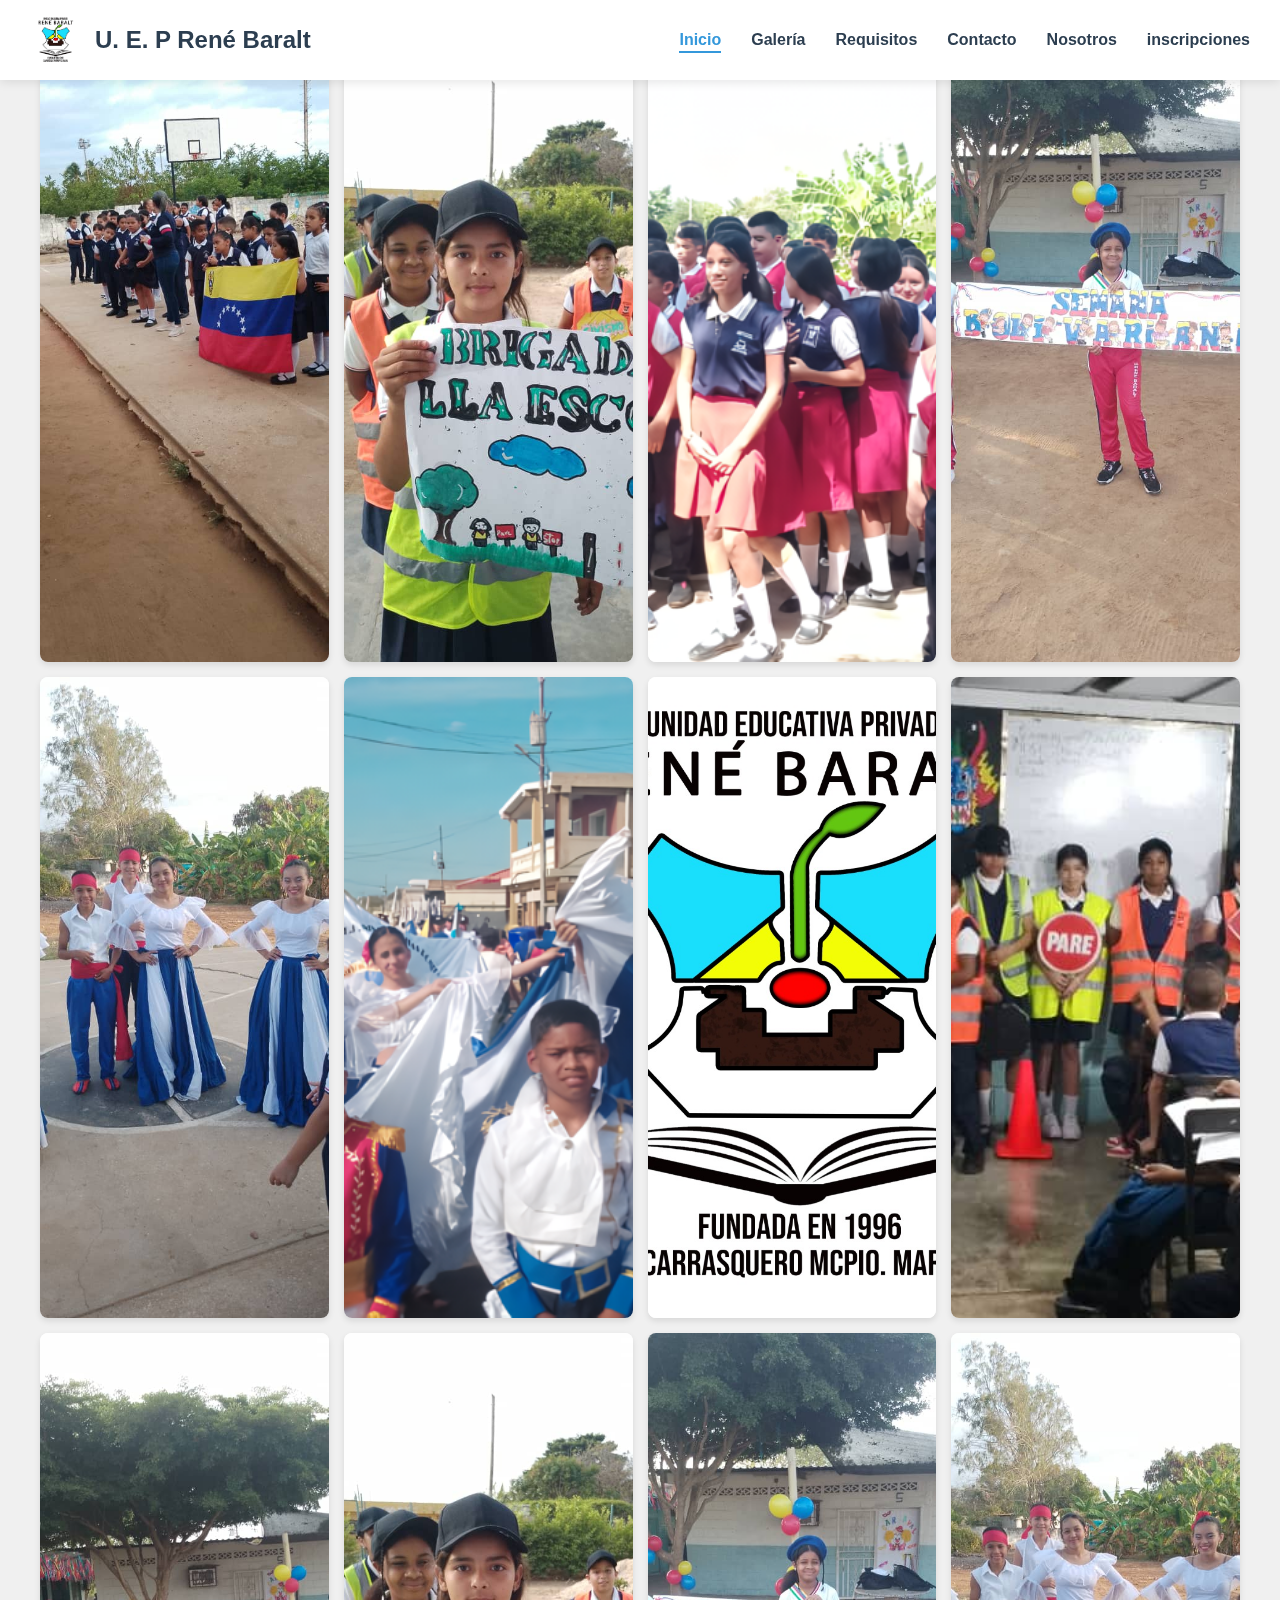
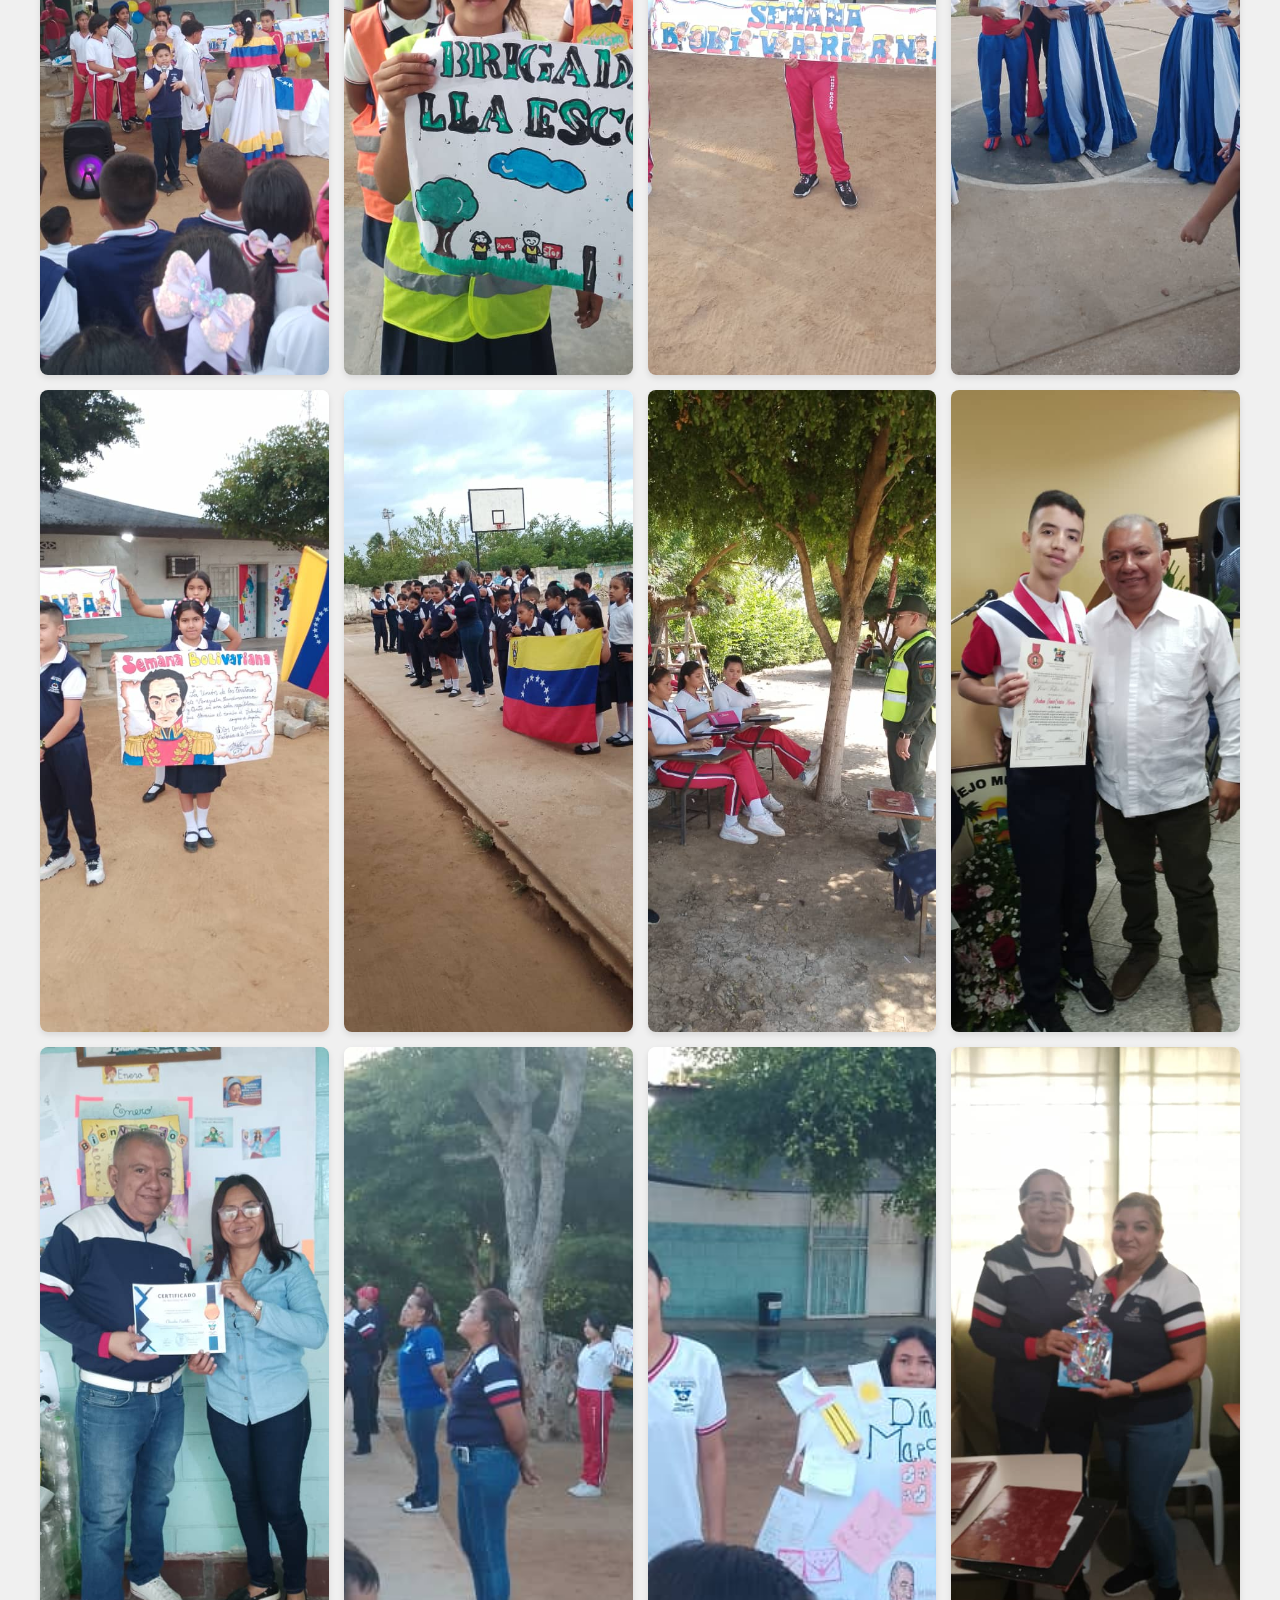
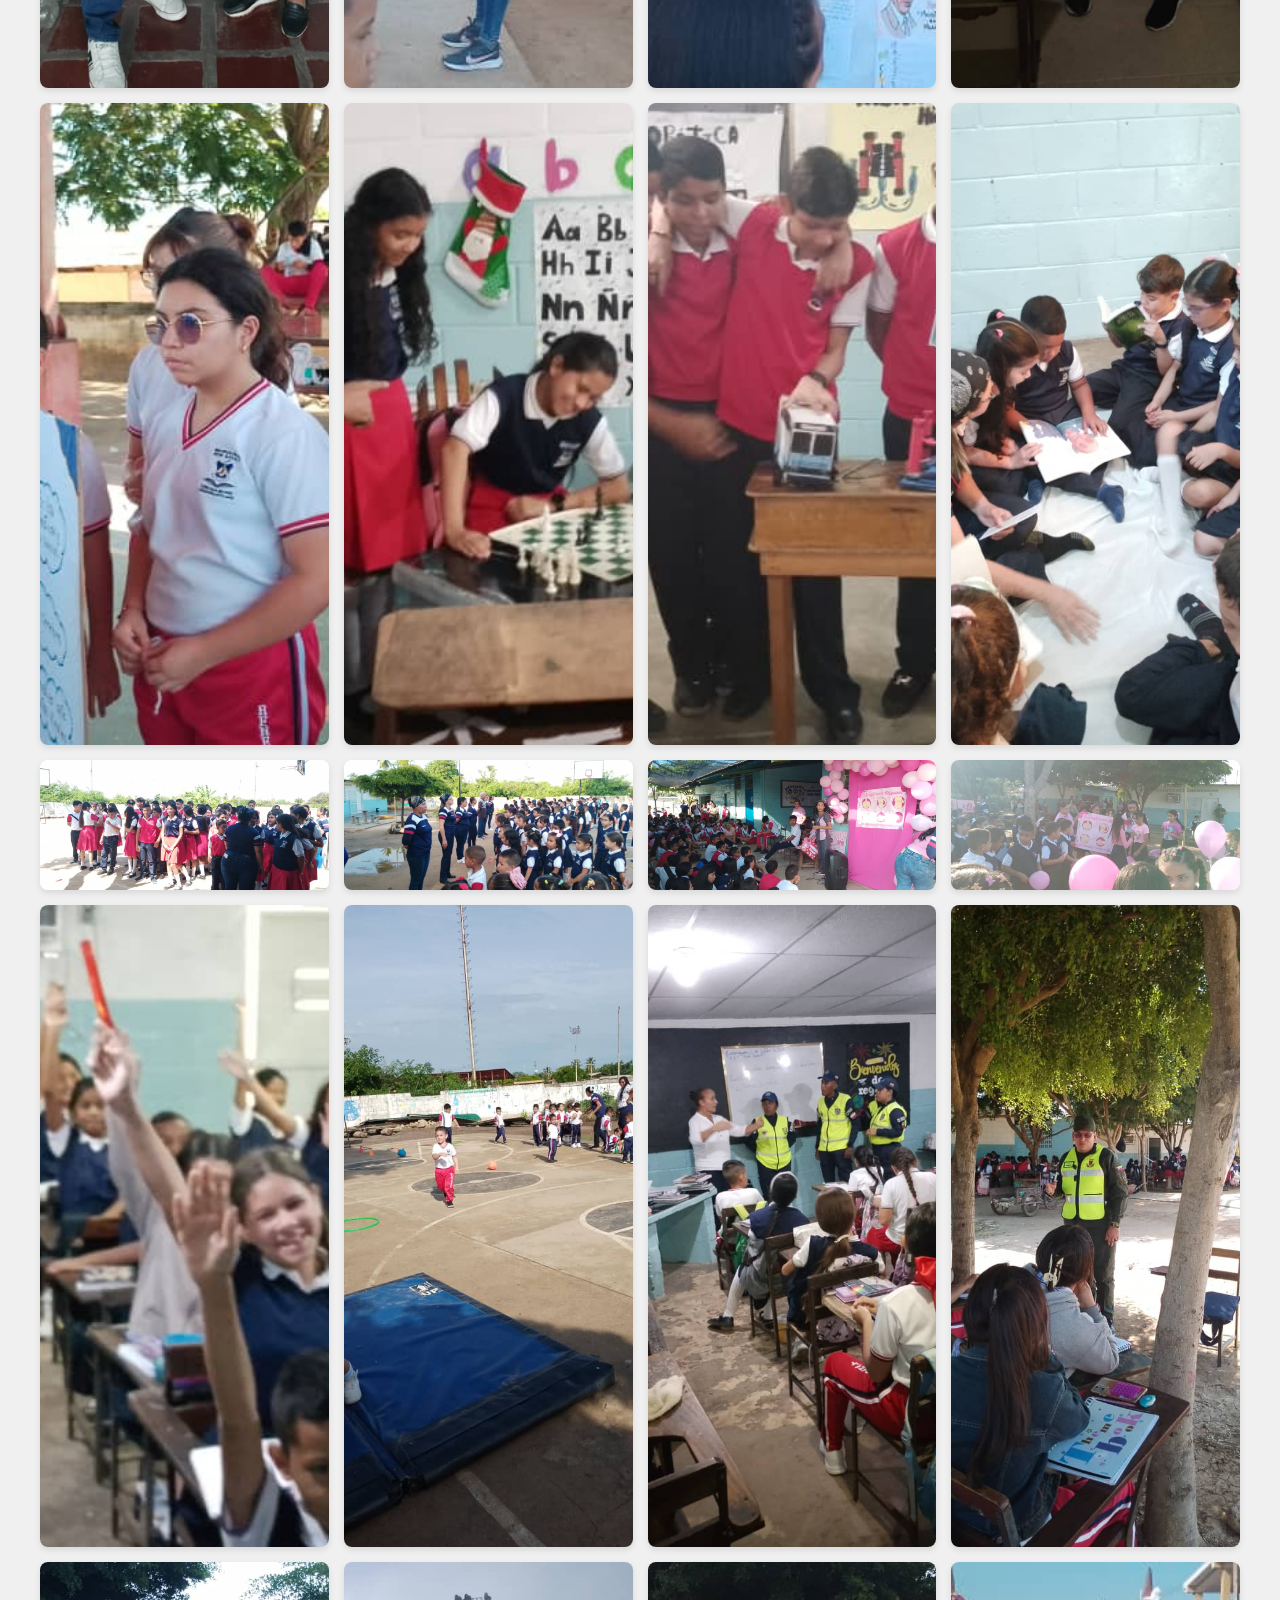
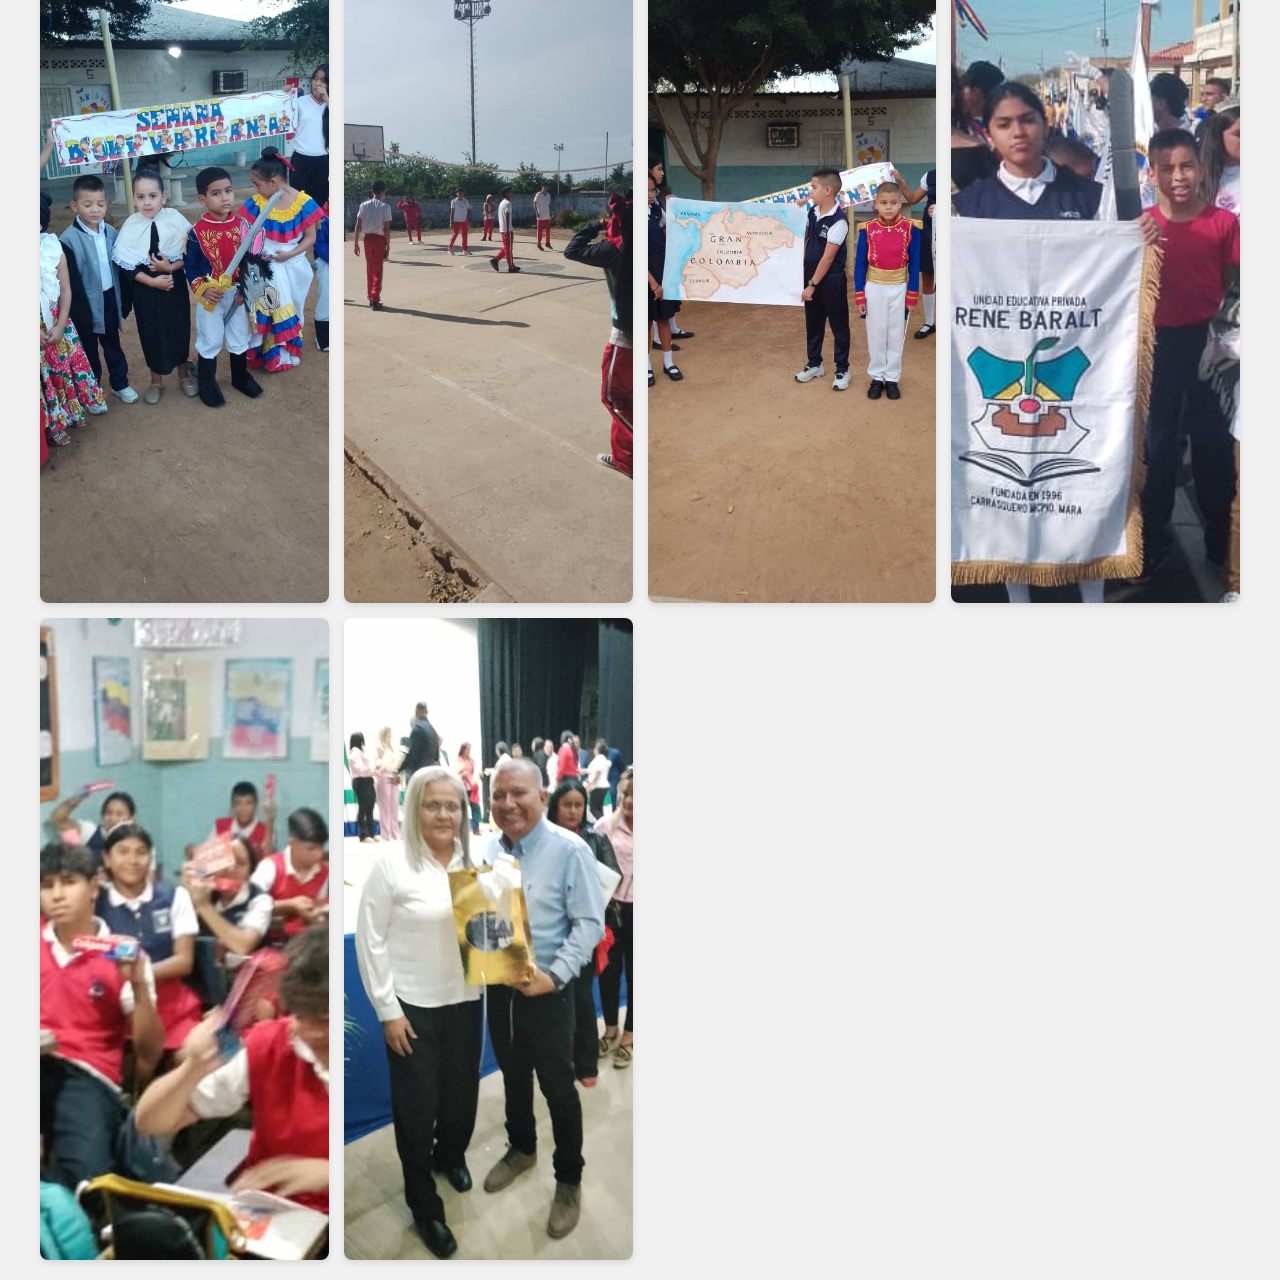
<file: galeria.html>
<!DOCTYPE html>
<html lang="es">
<head>
    <meta charset="UTF-8">
    <meta name="viewport" content="width=device-width, initial-scale=1.0">
    <title>Galería Pinterest</title>
    <link rel="stylesheet" href="estilos.css">
</head>
<body>
        <!-- Menú de navegación -->
    <header class="header">
        <nav class="navbar">
            <div class="logo-container">
                <img src="./img/logo.png" alt="Logo Colegio Excelencia" class="logo">
                <span class="logo-text">U. E. P René Baralt</span>
            </div>
            <ul class="nav-links">
                 <li><a href="index.html" class="nav-link active">Inicio</a></li>
                <li><a href="galeria.html" class="nav-link">Galería</a></li>
                <li><a href="index.html" class="nav-link">Requisitos</a></li>
                <li><a href="index.html" class="nav-link">Contacto</a></li>
                <li><a href="index.html" class="nav-link">Nosotros</a></li>
                <li><a href="inscripcion.html" class="nav-link">inscripciones</a></li>

            </ul>
            <div class="hamburger">
                <span class="bar"></span>
                <span class="bar"></span>
                <span class="bar"></span>
            </div>
        </nav>
    </header>
    
    <div class="contenedor">
        <div class="galeria" id="galeria">
            <!-- Imágenes directas en HTML -->
            <div class="item">
                <img src="./img/1.jpeg" alt="Imagen 1">
            </div>
            <div class="item">
                <img src="./img/2.jpeg" alt="Imagen 2">
            </div>
            <div class="item">
                <img src="./img/background2.png" alt="Imagen 4">
            </div>
            <div class="item">
                <img src="./img/3.jpeg" alt="Imagen 3">
            </div>
            <div class="item">
                <img src="./img/4.jpeg" alt="Imagen 4">
            </div>
             <div class="item">
                <img src="./img/background.png" alt="Imagen 4">
            </div>
            <div class="item"><img src="./img/(1).jpeg" alt="Imagen 1"></div>
            <div class="item"><img src="./img/(2).jpeg" alt="Imagen 2"></div>
            <div class="item"><img src="./img/(3).jpeg" alt="Imagen 3"></div>
            <div class="item"><img src="./img/(4).jpeg" alt="Imagen 4"></div>
            <div class="item"><img src="./img/(5).jpeg" alt="Imagen 5"></div>
            <div class="item"><img src="./img/(6).jpeg" alt="Imagen 6"></div>
            <div class="item"><img src="./img/(7).jpeg" alt="Imagen 7"></div>
            <div class="item"><img src="./img/(8).jpeg" alt="Imagen 8"></div>
            <div class="item"><img src="./img/(9).jpeg" alt="Imagen 9"></div>
            <div class="item"><img src="./img/(10).jpeg" alt="Imagen 10"></div>
            <div class="item"><img src="./img/(11).jpeg" alt="Imagen 11"></div>
            <div class="item"><img src="./img/(12).jpeg" alt="Imagen 12"></div>
            <div class="item"><img src="./img/(13).jpeg" alt="Imagen 13"></div>
            <div class="item"><img src="./img/(14).jpeg" alt="Imagen 14"></div>
            <div class="item"><img src="./img/(15).jpeg" alt="Imagen 15"></div>
            <div class="item"><img src="./img/(16).jpeg" alt="Imagen 16"></div>
            <div class="item"><img src="./img/(17).jpeg" alt="Imagen 17"></div>
            <div class="item"><img src="./img/(18).jpeg" alt="Imagen 18"></div>
            <div class="item"><img src="./img/(19).jpeg" alt="Imagen 19"></div>
            <div class="item"><img src="./img/(20).jpeg" alt="Imagen 20"></div>
            <div class="item"><img src="./img/(21).jpeg" alt="Imagen 21"></div>
            <div class="item"><img src="./img/(22).jpeg" alt="Imagen 22"></div>
            <div class="item"><img src="./img/(23).jpeg" alt="Imagen 23"></div>
            <div class="item"><img src="./img/(24).jpeg" alt="Imagen 24"></div>
            <div class="item"><img src="./img/(25).jpeg" alt="Imagen 25"></div>
            <div class="item"><img src="./img/(26).jpeg" alt="Imagen 26"></div>
            <div class="item"><img src="./img/(27).jpeg" alt="Imagen 27"></div>
            <div class="item"><img src="./img/(28).jpeg" alt="Imagen 28"></div>
            <div class="item"><img src="./img/(29).jpeg" alt="Imagen 29"></div>
            <div class="item"><img src="./img/(30).jpeg" alt="Imagen 30"></div>
            <div class="item"><img src="./img/(31).jpeg" alt="Imagen 31"></div>
            <div class="item"><img src="./img/(32).jpeg" alt="Imagen 32"></div>
        </div>
    </div>

    <!-- Visor de imagen -->
    <div class="visor" id="visor">
        <span class="cerrar" id="cerrar">&times;</span>
        <img class="imagen-ampliada" id="imagenAmpliada">
    </div>

    <script src="codigo.js"></script>
    <script src="js.js"></script>
</body>
</html>
</file>
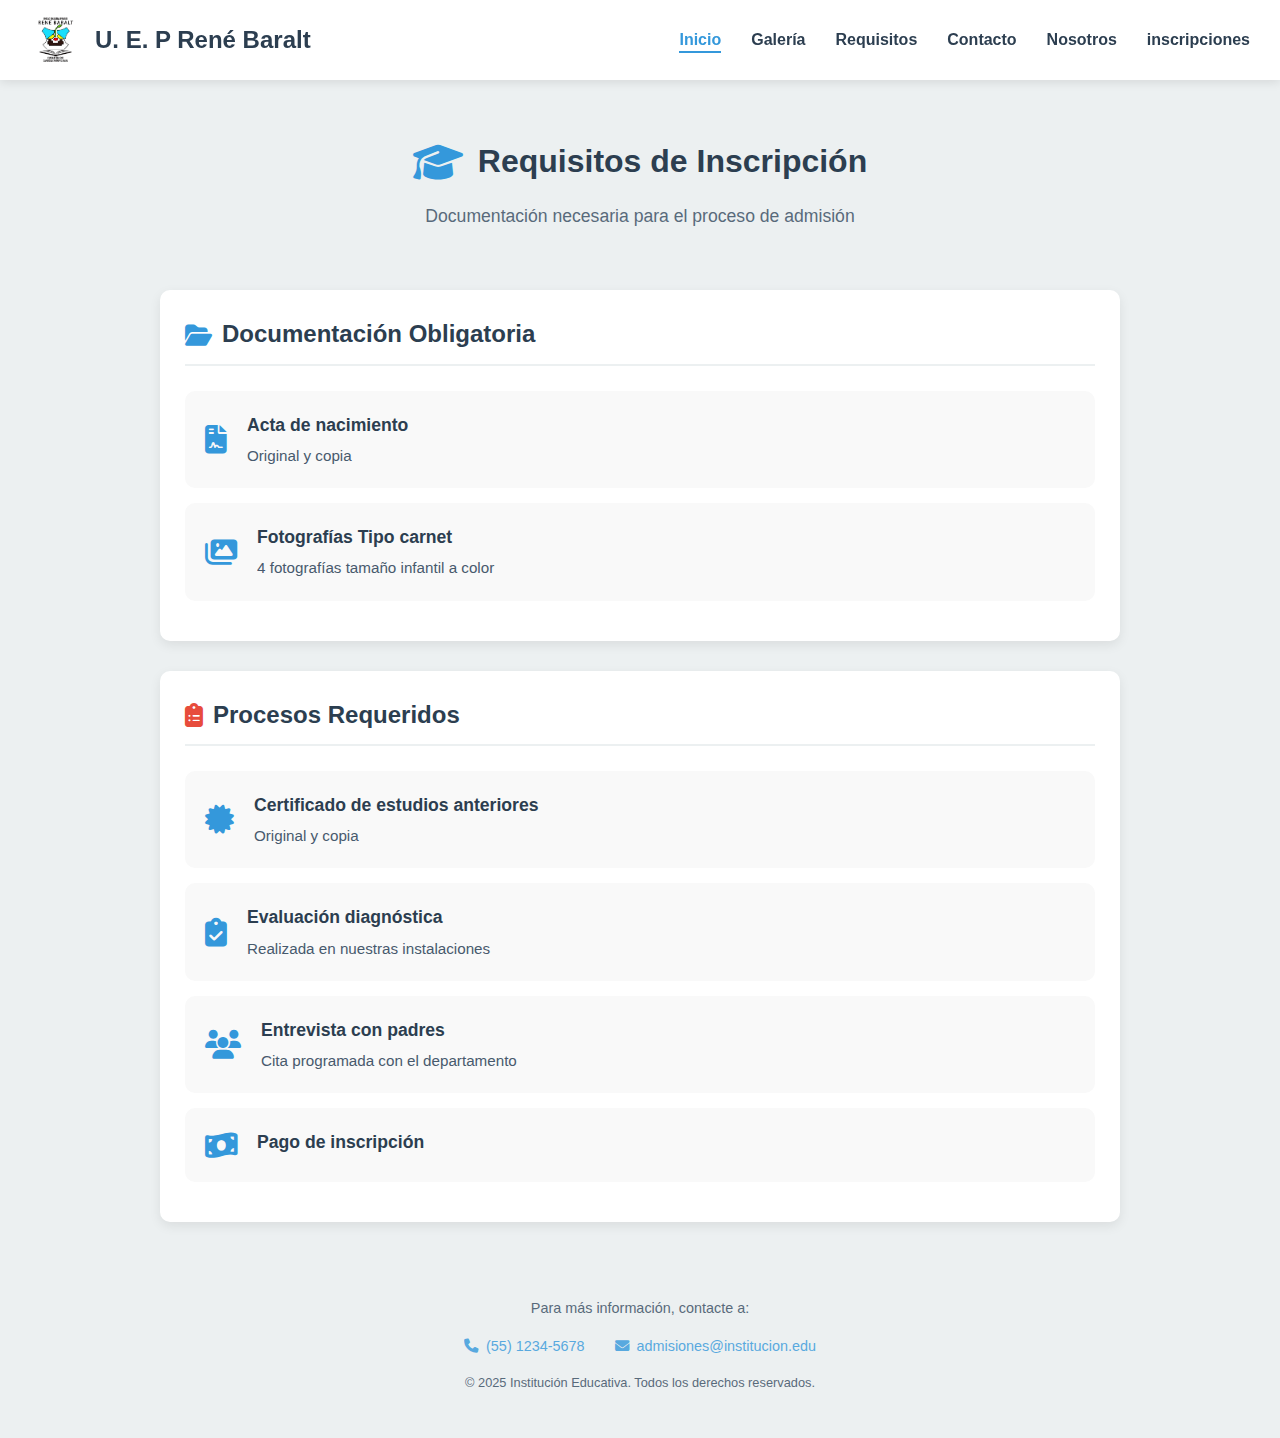
<file: inscripcion.html>
<!DOCTYPE html>
<html lang="es">
<head>
    <meta charset="UTF-8">
    <meta name="viewport" content="width=device-width, initial-scale=1.0">
    <title>Requisitos de Inscripción | Institución Educativa</title>
    <link rel="stylesheet" href="inscripciones.css">
    <link rel="stylesheet" href="https://cdnjs.cloudflare.com/ajax/libs/font-awesome/6.4.0/css/all.min.css">
</head>
<body>
     <header class="header">
        <nav class="navbar">
            <div class="logo-container">
                <img src="./img/logo.png" alt="Logo Colegio Excelencia" class="logo">
                <span class="logo-text">U. E. P René Baralt</span>
            </div>
            <ul class="nav-links">
                <li><a href="index.html" class="nav-link active">Inicio</a></li>
                <li><a href="galeria.html" class="nav-link">Galería</a></li>
                <li><a href="index.html" class="nav-link">Requisitos</a></li>
                <li><a href="index.html" class="nav-link">Contacto</a></li>
                <li><a href="index.html" class="nav-link">Nosotros</a></li>
                <li><a href="inscripcion.html" class="nav-link">inscripciones</a></li>

            </ul>
            <div class="hamburger">
                <span class="bar"></span>
                <span class="bar"></span>
                <span class="bar"></span>
            </div>
        </nav>
    </header>
    <div class="contenedor-requisitos">
        <div class="cabecera">
            <div class="logo-institucion">
                <i class="fas fa-graduation-cap"></i>
                <h1>Requisitos de Inscripción</h1>
            </div>
            <p class="subtitulo">Documentación necesaria para el proceso de admisión</p>
        </div>

        <main class="lista-requisitos">
            <section class="seccion-documentos">
                <h2><i class="fas fa-folder-open"></i> Documentación Obligatoria</h2>
                
                <div class="requisito">
                    <div class="icono">
                        <i class="fas fa-file-contract"></i>
                    </div>
                    <div class="contenido">
                        <h3>Acta de nacimiento</h3>
                        <p>Original y copia</p>
                    </div>
                </div>
   
                <div class="requisito">
                    <div class="icono">
                        <i class="fas fa-images"></i>
                    </div>
                    <div class="contenido">
                        <h3>Fotografías Tipo carnet</h3>
                        <p>4 fotografías tamaño infantil a color</p>
                    </div>
                </div>
            </section>

            <section class="seccion-procesos">
                <h2><i class="fas fa-clipboard-list"></i> Procesos Requeridos</h2>
                
                <div class="requisito">
                    <div class="icono">
                        <i class="fas fa-certificate"></i>
                    </div>
                    <div class="contenido">
                        <h3>Certificado de estudios anteriores</h3>
                        <p>Original y copia</p>
                    </div>
                </div>
             
                
                <div class="requisito">
                    <div class="icono">
                        <i class="fas fa-clipboard-check"></i>
                    </div>
                    <div class="contenido">
                        <h3>Evaluación diagnóstica</h3>
                        <p>Realizada en nuestras instalaciones</p>
                    </div>
                </div>
                
                <div class="requisito">
                    <div class="icono">
                        <i class="fas fa-users"></i>
                    </div>
                    <div class="contenido">
                        <h3>Entrevista con padres</h3>
                        <p>Cita programada con el departamento</p>
                    </div>
                </div>
                
              
                
                <div class="requisito">
                    <div class="icono">
                        <i class="fas fa-money-bill-wave"></i>
                    </div>
                    <div class="contenido">
                        <h3>Pago de inscripción</h3>
                    </div>
                </div>
            </section>
        </main>

        <footer class="pie-pagina">
            <p>Para más información, contacte a:</p>
            <div class="contacto">
                <a href="tel:+525512345678"><i class="fas fa-phone"></i> (55) 1234-5678</a>
                <a href="mailto:admisiones@institucion.edu"><i class="fas fa-envelope"></i> admisiones@institucion.edu</a>
            </div>
            <p class="derechos">© 2025 Institución Educativa. Todos los derechos reservados.</p>
        </footer>
    </div>
        <script src="js.js"></script>

</body>
</html>
</file>
<file: estilos.css>
* {
    margin: 0;
    padding: 0;
    box-sizing: border-box;
}

/* Variables de colores */
:root {
    --primary-color: #2c3e50;
    --secondary-color: #3498db;
    --accent-color: #e74c3c;
    --light-color: #ecf0f1;
    --dark-color: #2c3e50;
    --text-color: #333;
    --text-light: #7f8c8d;
    --white: #fff;
    --black: #000;
    --success-color: #2ecc71;
    --warning-color: #f39c12;
}

/* Reset y estilos base */
* {
    margin: 0;
    padding: 0;
    box-sizing: border-box;
}

html {
    scroll-behavior: smooth;
}

body {
    font-family: 'Segoe UI', Tahoma, Geneva, Verdana, sans-serif;
    line-height: 1.6;
    color: var(--text-color);
    background-color: var(--light-color);
    overflow-x: hidden;
}

a {
    text-decoration: none;
    color: inherit;
}

ul {
    list-style: none;
}

img {
    max-width: 100%;
    height: auto;
}

.container {
    width: 90%;
    max-width: 1200px;
    margin: 0 auto;
    padding: 0 15px;
}

.section {
    padding: 80px 0;
}

.section-title {
    font-size: 2.5rem;
    margin-bottom: 20px;
    color: var(--primary-color);
    text-align: center;
    position: relative;
}

.section-title::after {
    content: '';
    display: block;
    width: 80px;
    height: 4px;
    background-color: var(--secondary-color);
    margin: 15px auto 30px;
}

.section-subtitle {
    font-size: 1.2rem;
    color: var(--text-light);
    text-align: center;
    margin-bottom: 50px;
}

/* Estilos del encabezado y navegación */
.header {
    position: fixed;
    top: 0;
    left: 0;
    width: 100%;
    z-index: 1000;
    background-color: var(--white);
    box-shadow: 0 2px 10px rgba(0, 0, 0, 0.1);
    transition: all 0.3s ease;
}

.header.scrolled {
    background-color: rgba(255, 255, 255, 0.95);
    padding: 10px 0;
    box-shadow: 0 5px 20px rgba(0, 0, 0, 0.1);
}

.navbar {
    display: flex;
    justify-content: space-between;
    align-items: center;
    padding: 15px 0;
    margin: 0 30px;
}

.logo-container {
    display: flex;
    align-items: center;
}

.logo {
    height: 50px;
    margin-right: 15px;
}

.logo-text {
    font-size: 1.5rem;
    font-weight: 700;
    color: var(--primary-color);
}

.nav-links {
    display: flex;
    gap: 30px;
}

.nav-link {
    font-weight: 600;
    color: var(--dark-color);
    position: relative;
    padding: 5px 0;
    transition: color 0.3s ease;
}

.nav-link::after {
    content: '';
    position: absolute;
    bottom: 0;
    left: 0;
    width: 0;
    height: 2px;
    background-color: var(--secondary-color);
    transition: width 0.3s ease;
}

.nav-link:hover, .nav-link.active {
    color: var(--secondary-color);
}

.nav-link:hover::after, .nav-link.active::after {
    width: 100%;
}

.hamburger {
    display: none;
    cursor: pointer;
}

.bar {
    display: block;
    width: 25px;
    height: 3px;
    margin: 5px auto;
    background-color: var(--dark-color);
    transition: all 0.3s ease;
}
body {
    font-family: Arial, sans-serif;
    background: #f0f0f0;
    padding: 20px;
}

.contenedor {
    max-width: 1200px;
    margin: 0 auto;
}

.galeria {
    display: grid;
    grid-template-columns: repeat(auto-fill, minmax(250px, 1fr));
    gap: 15px;
}

.item {
    border-radius: 8px;
    overflow: hidden;
    box-shadow: 0 3px 6px rgba(0,0,0,0.1);
    background: white;
}

.item img {
    width: 100%;
    height: 100%;
    object-fit: cover;
    display: block;
    cursor: pointer;
    transition: transform 0.3s;
}

.item img:hover {
    transform: scale(1.03);
}

/* Tamaños predefinidos */
.item.alto {
    grid-row: span 45;
}

.item.medio {
    grid-row: span 35;
}

.item.bajo {
    grid-row: span 25;
}

/* Visor de imagen */
.visor {
    display: none;
    position: fixed;
    top: 0;
    left: 0;
    width: 100%;
    height: 100%;
    background: rgba(0,0,0,0.9);
    z-index: 100;
    align-items: center;
    justify-content: center;
}

.visor.activo {
    display: flex;
}

.imagen-ampliada {
    max-width: 90%;
    max-height: 90%;
    object-fit: contain;
}

.cerrar {
    position: absolute;
    top: 20px;
    right: 30px;
    color: white;
    font-size: 35px;
    cursor: pointer;
}

/* Responsive */
@media (max-width: 768px) {
    .galeria {
        grid-template-columns: repeat(auto-fill, minmax(200px, 1fr));
        gap: 10px;
        margin-top: 12rem;
    }
}

@media (max-width: 480px) {
    .galeria {
        grid-template-columns: repeat(auto-fill, minmax(150px, 1fr));
        gap: 8px;
        margin-top: 12rem;
    }
}
@media (max-width: 768px) {
    .hamburger {
        display: block;
    }
    
    .hamburger.active .bar:nth-child(2) {
        opacity: 0;
    }
    
    .hamburger.active .bar:nth-child(1) {
        transform: translateY(8px) rotate(45deg);
    }
    
    .hamburger.active .bar:nth-child(3) {
        transform: translateY(-8px) rotate(-45deg);
    }
    
    .nav-links {
        position: fixed;
        top: 80px;
        left: -100%;
        width: 100%;
        background-color: var(--white);
        flex-direction: column;
        align-items: center;
        gap: 0;
        padding: 20px 0;
        box-shadow: 0 10px 20px rgba(0, 0, 0, 0.1);
        transition: left 0.3s ease;
    }
    
    .nav-links.active {
        left: 0;
    }
    
    .nav-link {
        padding: 15px 0;
    }
    
    .hero-title {
        font-size: 2.5rem;
    }
    
    .hero-subtitle {
        font-size: 1.2rem;
    }
    
    .section {
        padding: 60px 0;
    }
    
    .section-title {
        font-size: 2rem;
    }
}

@media (max-width: 576px) {
    .hero-title {
        font-size: 2rem;
    }
    
    .hero-subtitle {
        font-size: 1rem;
    }
    
    .cta-button {
        padding: 10px 20px;
    }
    
    .section-title {
        font-size: 1.8rem;
    }
    
    .section-subtitle {
        font-size: 1rem;
    }
    
    .footer-content {
        grid-template-columns: 1fr;
    }
    
    .contact-container {
        grid-template-columns: 1fr;
    }
}
</file>
<file: inscripciones.css>
/* Variables de diseño */
:root {
    --color-primario: #2c3e50;
    --color-secundario: #3498db;
    --color-acento: #e74c3c;
    --color-texto: #34495e;
    --color-fondo: #f9f9f9;
    --color-borde: #ecf0f1;
    --sombra: 0 4px 12px rgba(0, 0, 0, 0.08);
    --radio-borde: 10px;
    --transicion: all 0.3s ease;
}

/* Reset y estilos base */
* {
    margin: 0;
    padding: 0;
    box-sizing: border-box;
}

body {
    font-family: 'Segoe UI', 'Roboto', sans-serif;
    line-height: 1.6;
    color: var(--color-texto);
    background-color: var(--color-fondo);
}

.contenedor-requisitos {
    max-width: 1000px;
    margin: 0 auto;
    padding: 20px;
    margin-top: 6rem;
}

/* Cabecera */
.cabecera {
    text-align: center;
    margin-bottom: 40px;
    padding: 20px 0;
}

.logo-institucion {
    display: flex;
    align-items: center;
    justify-content: center;
    gap: 15px;
    margin-bottom: 15px;
}

.logo-institucion i {
    font-size: 2.5rem;
    color: var(--color-secundario);
}

.cabecera h1 {
    font-size: 2rem;
    color: var(--color-primario);
    font-weight: 700;
}

.subtitulo {
    font-size: 1.1rem;
    color: var(--color-texto);
    opacity: 0.8;
}

/* Lista de requisitos */
.lista-requisitos {
    display: grid;
    gap: 30px;
}

.seccion-documentos, .seccion-procesos {
    background: white;
    border-radius: var(--radio-borde);
    padding: 25px;
    box-shadow: var(--sombra);
}

.seccion-documentos h2, .seccion-procesos h2 {
    color: var(--color-primario);
    margin-bottom: 25px;
    padding-bottom: 10px;
    border-bottom: 2px solid var(--color-borde);
    display: flex;
    align-items: center;
    gap: 10px;
}

.seccion-documentos h2 i {
    color: var(--color-secundario);
}

.seccion-procesos h2 i {
    color: var(--color-acento);
}

/* Items de requisitos */
.requisito {
    display: flex;
    gap: 20px;
    padding: 20px;
    margin-bottom: 15px;
    border-radius: var(--radio-borde);
    background: var(--color-fondo);
    transition: var(--transicion);
}

.requisito:hover {
    transform: translateY(-3px);
    box-shadow: var(--sombra);
}

.icono {
    font-size: 1.8rem;
    color: var(--color-secundario);
    display: flex;
    align-items: center;
}

.contenido h3 {
    color: var(--color-primario);
    margin-bottom: 5px;
    font-size: 1.1rem;
}

.contenido p {
    color: var(--color-texto);
    opacity: 0.9;
    font-size: 0.95rem;
}

/* Pie de página */
.pie-pagina {
    text-align: center;
    margin-top: 50px;
    padding: 25px;
    color: var(--color-texto);
    opacity: 0.8;
    font-size: 0.9rem;
}

.contacto {
    display: flex;
    justify-content: center;
    gap: 30px;
    margin: 15px 0;
}

.contacto a {
    color: var(--color-secundario);
    text-decoration: none;
    display: flex;
    align-items: center;
    gap: 8px;
    transition: var(--transicion);
}

.contacto a:hover {
    color: var(--color-primario);
}

.derechos {
    margin-top: 15px;
    font-size: 0.8rem;
}

/* Diseño Responsive */
@media (max-width: 768px) {
    .contenedor-requisitos {
        padding: 15px;
    }
    
    .cabecera h1 {
        font-size: 1.8rem;
    }
    
    .subtitulo {
        font-size: 1rem;
    }
    
    .seccion-documentos, .seccion-procesos {
        padding: 20px;
    }
    
    .requisito {
        flex-direction: column;
        gap: 10px;
        padding: 15px;
    }
    
    .icono {
        justify-content: center;
    }
    
    .contenido {
        text-align: center;
    }
    
    .contacto {
        flex-direction: column;
        gap: 10px;
    }
}

@media (max-width: 480px) {
    .logo-institucion {
        flex-direction: column;
    }
    
    .cabecera h1 {
        font-size: 1.5rem;
    }
    
    .seccion-documentos h2, .seccion-procesos h2 {
        font-size: 1.2rem;
    }
    
    .requisito {
        padding: 12px;
    }
}

/* Variables de colores */
:root {
    --primary-color: #2c3e50;
    --secondary-color: #3498db;
    --accent-color: #e74c3c;
    --light-color: #ecf0f1;
    --dark-color: #2c3e50;
    --text-color: #333;
    --text-light: #7f8c8d;
    --white: #fff;
    --black: #000;
    --success-color: #2ecc71;
    --warning-color: #f39c12;
}

/* Reset y estilos base */
* {
    margin: 0;
    padding: 0;
    box-sizing: border-box;
}

html {
    scroll-behavior: smooth;
}

body {
    font-family: 'Segoe UI', Tahoma, Geneva, Verdana, sans-serif;
    line-height: 1.6;
    color: var(--text-color);
    background-color: var(--light-color);
    overflow-x: hidden;
}

a {
    text-decoration: none;
    color: inherit;
}

ul {
    list-style: none;
}

img {
    max-width: 100%;
    height: auto;
}

.container {
    width: 90%;
    max-width: 1200px;
    margin: 0 auto;
    padding: 0 15px;
}

.section {
    padding: 80px 0;
}

.section-title {
    font-size: 2.5rem;
    margin-bottom: 20px;
    color: var(--primary-color);
    text-align: center;
    position: relative;
}

.section-title::after {
    content: '';
    display: block;
    width: 80px;
    height: 4px;
    background-color: var(--secondary-color);
    margin: 15px auto 30px;
}

.section-subtitle {
    font-size: 1.2rem;
    color: var(--text-light);
    text-align: center;
    margin-bottom: 50px;
}

/* Estilos del encabezado y navegación */
.header {
    position: fixed;
    top: 0;
    left: 0;
    width: 100%;
    z-index: 1000;
    background-color: var(--white);
    box-shadow: 0 2px 10px rgba(0, 0, 0, 0.1);
    transition: all 0.3s ease;
}

.header.scrolled {
    background-color: rgba(255, 255, 255, 0.95);
    padding: 10px 0;
    box-shadow: 0 5px 20px rgba(0, 0, 0, 0.1);
}

.navbar {
    display: flex;
    justify-content: space-between;
    align-items: center;
    padding: 15px 0;
    margin: 0 30px;
}

.logo-container {
    display: flex;
    align-items: center;
}

.logo {
    height: 50px;
    margin-right: 15px;
}

.logo-text {
    font-size: 1.5rem;
    font-weight: 700;
    color: var(--primary-color);
}

.nav-links {
    display: flex;
    gap: 30px;
}

.nav-link {
    font-weight: 600;
    color: var(--dark-color);
    position: relative;
    padding: 5px 0;
    transition: color 0.3s ease;
}

.nav-link::after {
    content: '';
    position: absolute;
    bottom: 0;
    left: 0;
    width: 0;
    height: 2px;
    background-color: var(--secondary-color);
    transition: width 0.3s ease;
}

.nav-link:hover, .nav-link.active {
    color: var(--secondary-color);
}

.nav-link:hover::after, .nav-link.active::after {
    width: 100%;
}

.hamburger {
    display: none;
    cursor: pointer;
}

.bar {
    display: block;
    width: 25px;
    height: 3px;
    margin: 5px auto;
    background-color: var(--dark-color);
    transition: all 0.3s ease;
}
@media (max-width: 768px) {
    .hamburger {
        display: block;
    }
    
    .hamburger.active .bar:nth-child(2) {
        opacity: 0;
    }
    
    .hamburger.active .bar:nth-child(1) {
        transform: translateY(8px) rotate(45deg);
    }
    
    .hamburger.active .bar:nth-child(3) {
        transform: translateY(-8px) rotate(-45deg);
    }
    
    .nav-links {
        position: fixed;
        top: 80px;
        left: -100%;
        width: 100%;
        background-color: var(--white);
        flex-direction: column;
        align-items: center;
        gap: 0;
        padding: 20px 0;
        box-shadow: 0 10px 20px rgba(0, 0, 0, 0.1);
        transition: left 0.3s ease;
    }
    
    .nav-links.active {
        left: 0;
    }
    
    .nav-link {
        padding: 15px 0;
    }
    
    .hero-title {
        font-size: 2.5rem;
    }
    
    .hero-subtitle {
        font-size: 1.2rem;
    }
    
    .section {
        padding: 60px 0;
    }
    
    .section-title {
        font-size: 2rem;
    }
}

@media (max-width: 576px) {
    .hero-title {
        font-size: 2rem;
    }
    
    .hero-subtitle {
        font-size: 1rem;
    }
    
    .cta-button {
        padding: 10px 20px;
    }
    
    .section-title {
        font-size: 1.8rem;
    }
    
    .section-subtitle {
        font-size: 1rem;
    }
    
    .footer-content {
        grid-template-columns: 1fr;
    }
    
    .contact-container {
        grid-template-columns: 1fr;
    }
}
</file>
